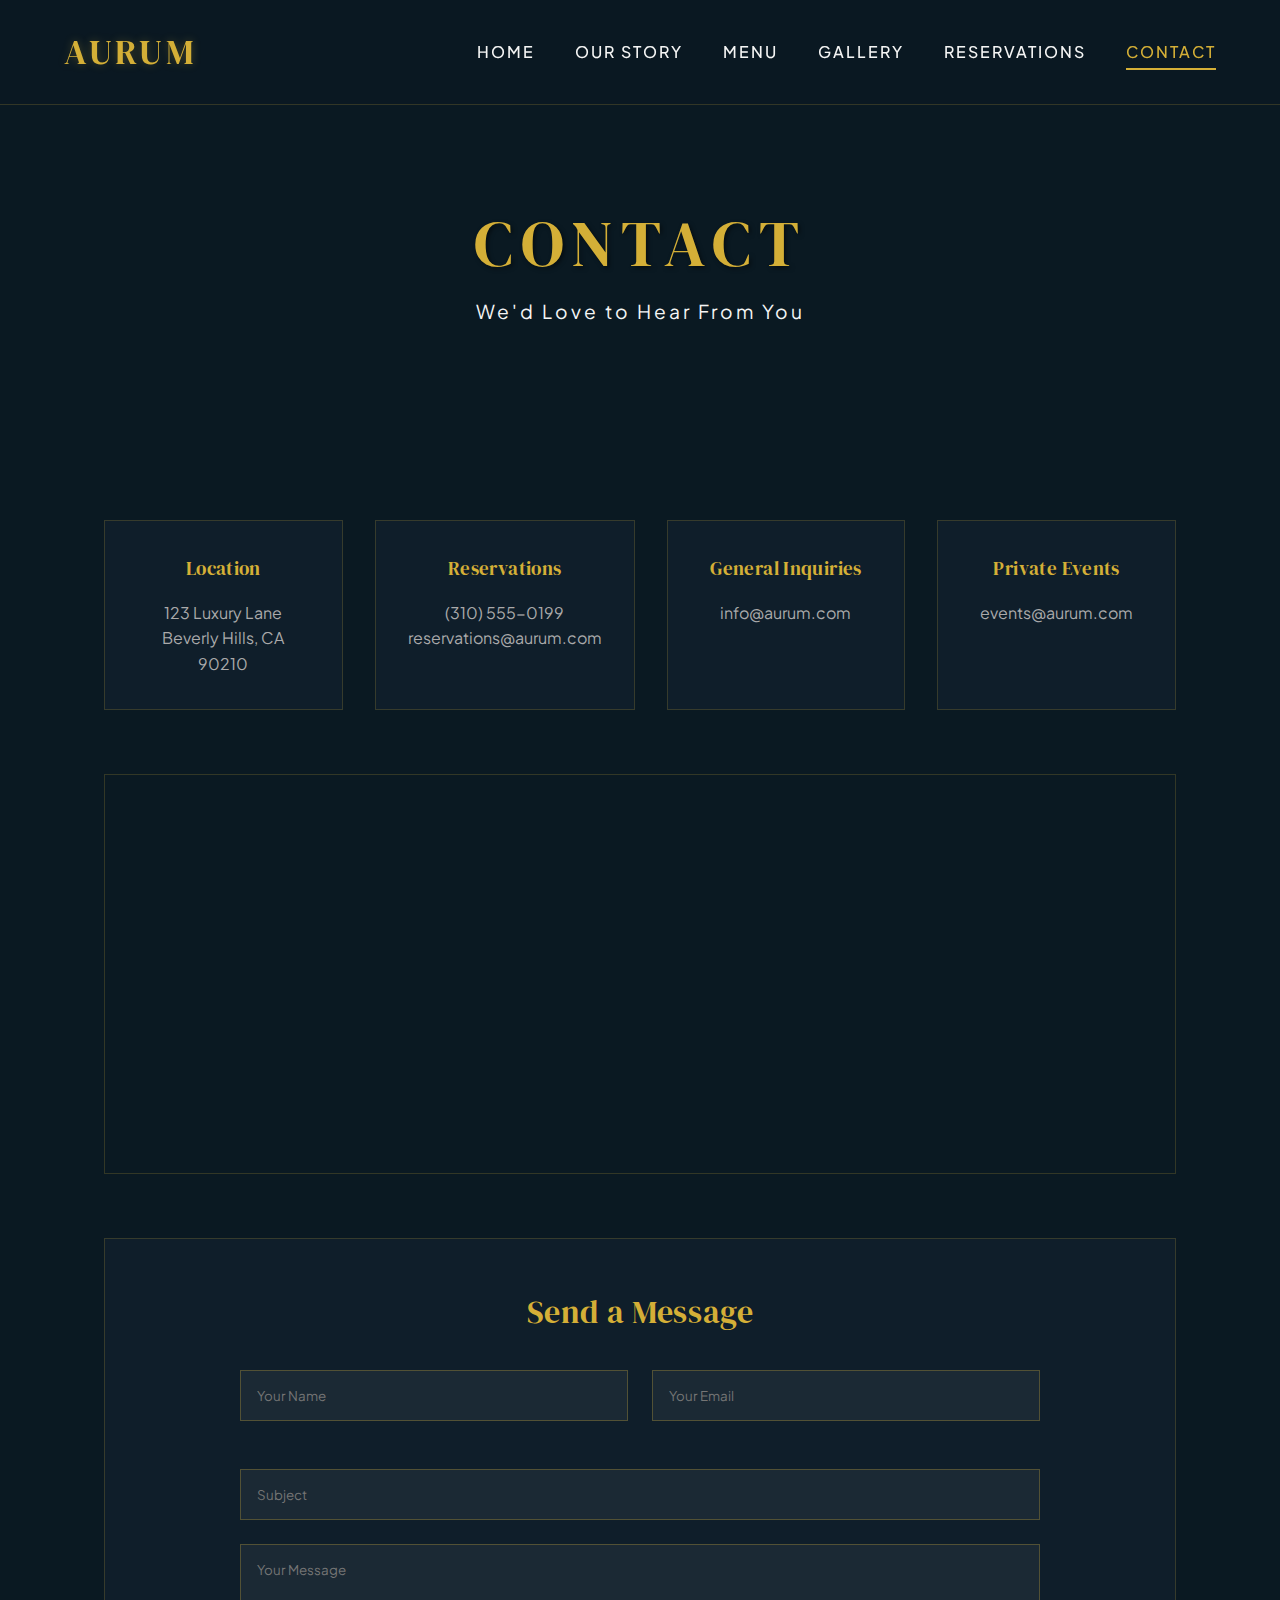
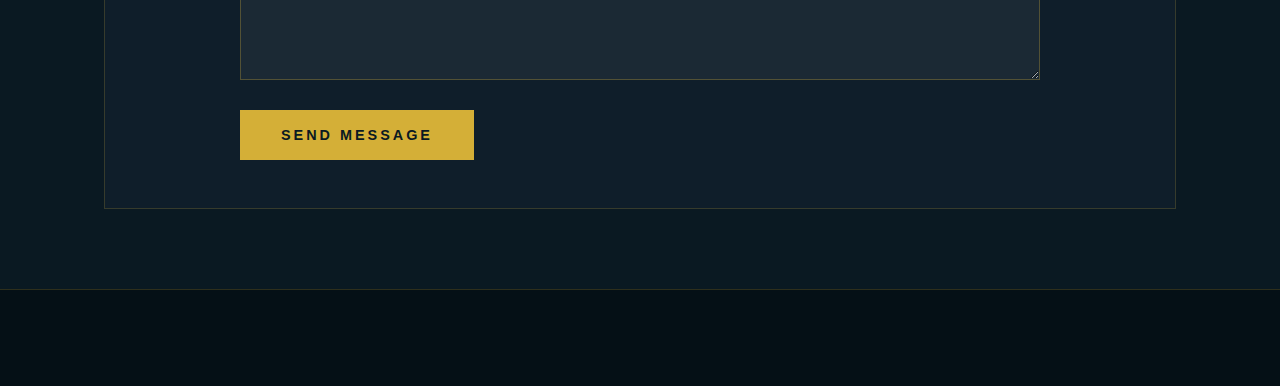
<file: contact.html>
<!DOCTYPE html>
<html lang="en">
<head>
    <meta charset="UTF-8">
    <meta name="viewport" content="width=device-width, initial-scale=1.0">
    <title>AURUM | Contact</title>
    <link rel="stylesheet" href="style-global.css">
    <link rel="stylesheet" href="style-contact.css">
</head>
<body>
    <nav class="navbar">
        <div class="logo">AURUM</div>
        <ul class="nav-links">
            <li><a href="index.html">Home</a></li>
            <li><a href="about.html">Our Story</a></li>
            <li><a href="menu.html">Menu</a></li>
            <li><a href="gallery.html">Gallery</a></li>
            <li><a href="reservations.html">Reservations</a></li>
            <li><a href="contact.html" class="active">Contact</a></li>
        </ul>
    </nav>

    <header class="page-header" style="background-image: url('https://images.pexels.com/photos/317157/pexels-photo-317157.jpeg?auto=compress&cs=tinysrgb&w=1260&h=750&dpr=2')">
        <h1>CONTACT</h1>
        <p>We'd Love to Hear From You</p>
    </header>

    <div class="contact-container">
        <div class="contact-info-section">
            <div class="contact-card">
                <h3>Location</h3>
                <p>123 Luxury Lane<br>Beverly Hills, CA 90210</p>
            </div>
            <div class="contact-card">
                <h3>Reservations</h3>
                <p>(310) 555-0199<br>reservations@aurum.com</p>
            </div>
            <div class="contact-card">
                <h3>General Inquiries</h3>
                <p>info@aurum.com</p>
            </div>
            <div class="contact-card">
                <h3>Private Events</h3>
                <p>events@aurum.com</p>
            </div>
        </div>

        <div class="map-container">
            <iframe src="https://www.google.com/maps/embed?pb=!1m18!1m12!1m3!1d3305.079243497025!2d-118.40067468478266!3d34.07352858060359!2m3!1f0!2f0!3f0!3m2!1i1024!2i768!4f13.1!3m3!1m2!1s0x80c2bc04c6a3b3a9%3A0xc7a5b7e5b7e5b7e5!2sBeverly%20Hills%2C%20CA%2090210!5e0!3m2!1sen!2sus!4v1620000000000!5m2!1sen!2sus" width="100%" height="100%" style="border:0;" allowfullscreen="" loading="lazy"></iframe>
        </div>

        <div class="contact-form-section">
            <h2>Send a Message</h2>
            <form class="contact-form">
                <div class="form-row">
                    <input type="text" placeholder="Your Name" required>
                    <input type="email" placeholder="Your Email" required>
                </div>
                <input type="text" placeholder="Subject">
                <textarea rows="6" placeholder="Your Message" required></textarea>
                <button type="submit" class="btn btn-gold">Send Message</button>
            </form>
        </div>
    </div>

    <footer>
        <!-- Same footer as index.html -->
    </footer>
</body>
</html>
</file>
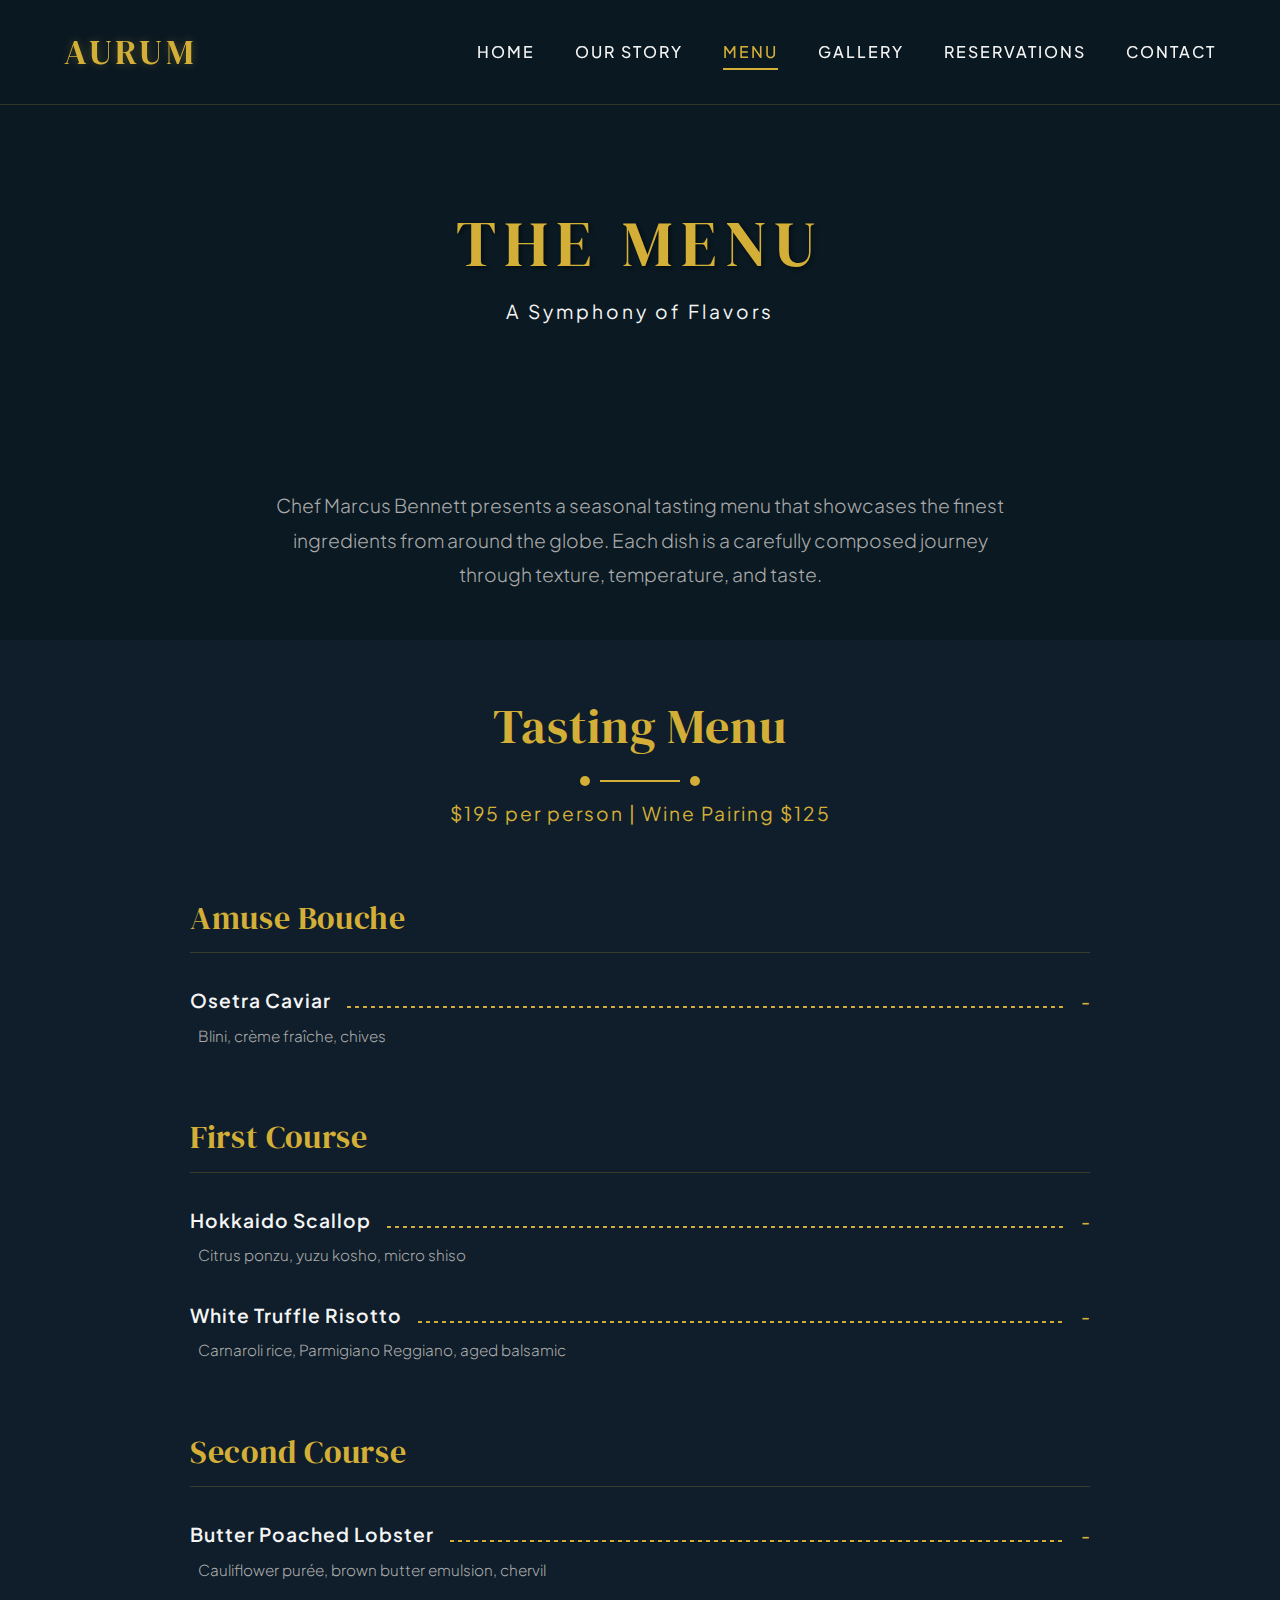
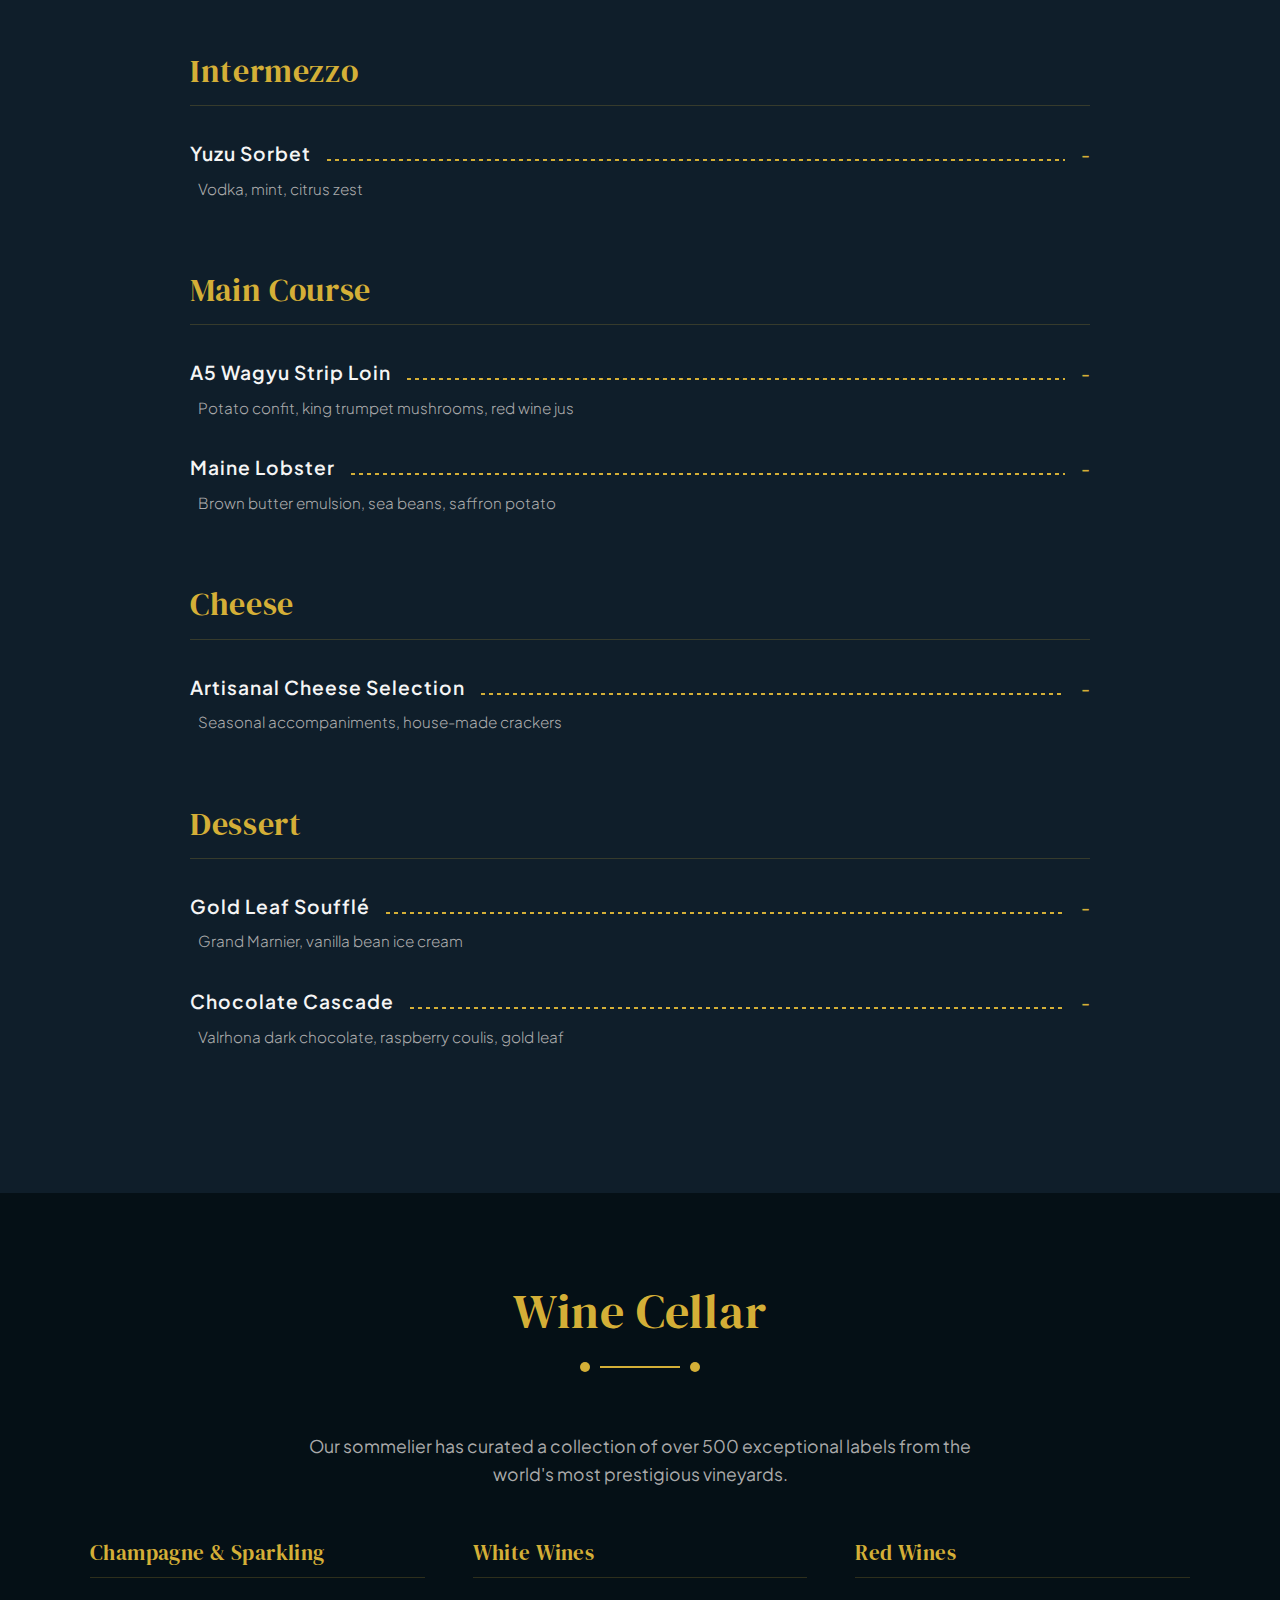
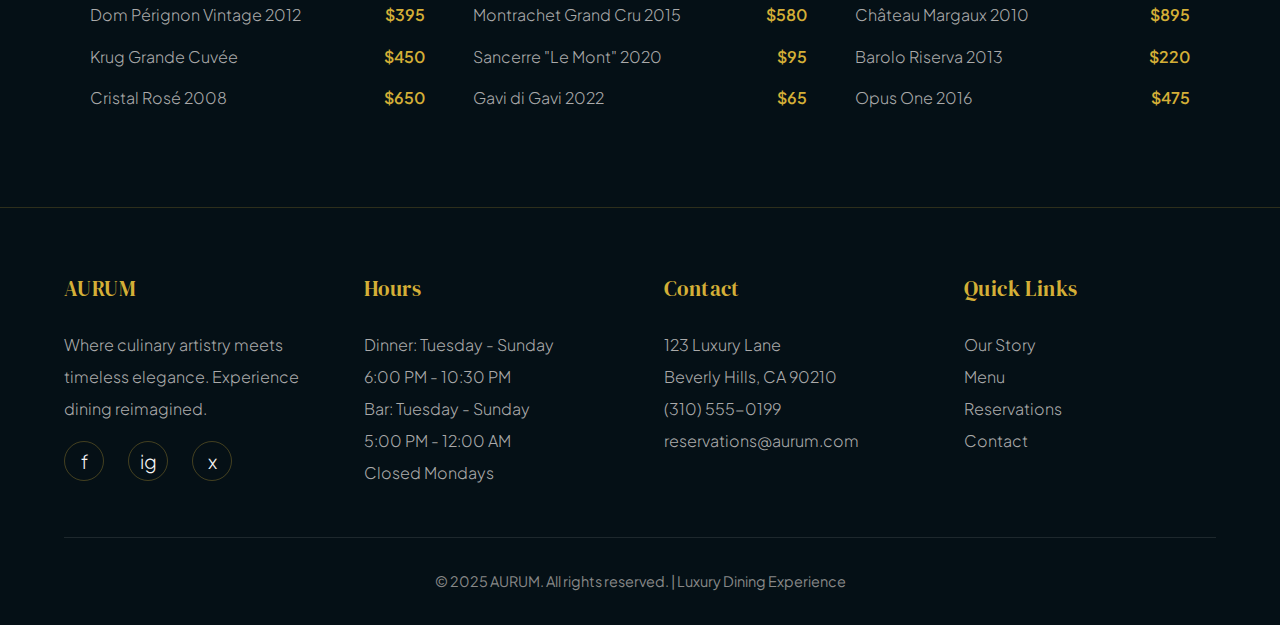
<file: menu.html>
<!DOCTYPE html>
<html lang="en">
<head>
    <meta charset="UTF-8">
    <meta name="viewport" content="width=device-width, initial-scale=1.0">
    <title>AURUM | Culinary Experience</title>
    <link rel="stylesheet" href="style-global.css">
    <link rel="stylesheet" href="style-menu.css">
</head>
<body>
    <nav class="navbar">
        <div class="logo">AURUM</div>
        <ul class="nav-links">
            <li><a href="index.html">Home</a></li>
            <li><a href="about.html">Our Story</a></li>
            <li><a href="menu.html" class="active">Menu</a></li>
            <li><a href="gallery.html">Gallery</a></li>
            <li><a href="reservations.html">Reservations</a></li>
            <li><a href="contact.html">Contact</a></li>
        </ul>
    </nav>

    <header class="page-header" style="background-image: url('https://images.pexels.com/photos/628776/pexels-photo-628776.jpeg?auto=compress&cs=tinysrgb&w=1260&h=750&dpr=2')">
        <h1>THE MENU</h1>
        <p>A Symphony of Flavors</p>
    </header>

    <section class="menu-intro">
        <p>Chef Marcus Bennett presents a seasonal tasting menu that showcases the finest ingredients from around the globe. Each dish is a carefully composed journey through texture, temperature, and taste.</p>
    </section>

    <section class="menu-section">
        <div class="section-title">
            <h2>Tasting Menu</h2>
            <div class="divider"></div>
            <p class="menu-price">$195 per person | Wine Pairing $125</p>
        </div>

        <div class="menu-items">
            <div class="menu-category">
                <h3>Amuse Bouche</h3>
                <div class="menu-item">
                    <div class="item-header">
                        <span class="item-name">Osetra Caviar</span>
                        <span class="item-dots"></span>
                        <span class="item-price">-</span>
                    </div>
                    <p class="item-desc">Blini, crème fraîche, chives</p>
                </div>
            </div>

            <div class="menu-category">
                <h3>First Course</h3>
                <div class="menu-item">
                    <div class="item-header">
                        <span class="item-name">Hokkaido Scallop</span>
                        <span class="item-dots"></span>
                        <span class="item-price">-</span>
                    </div>
                    <p class="item-desc">Citrus ponzu, yuzu kosho, micro shiso</p>
                </div>
                <div class="menu-item">
                    <div class="item-header">
                        <span class="item-name">White Truffle Risotto</span>
                        <span class="item-dots"></span>
                        <span class="item-price">-</span>
                    </div>
                    <p class="item-desc">Carnaroli rice, Parmigiano Reggiano, aged balsamic</p>
                </div>
            </div>

            <div class="menu-category">
                <h3>Second Course</h3>
                <div class="menu-item">
                    <div class="item-header">
                        <span class="item-name">Butter Poached Lobster</span>
                        <span class="item-dots"></span>
                        <span class="item-price">-</span>
                    </div>
                    <p class="item-desc">Cauliflower purée, brown butter emulsion, chervil</p>
                </div>
            </div>

            <div class="menu-category">
                <h3>Intermezzo</h3>
                <div class="menu-item">
                    <div class="item-header">
                        <span class="item-name">Yuzu Sorbet</span>
                        <span class="item-dots"></span>
                        <span class="item-price">-</span>
                    </div>
                    <p class="item-desc">Vodka, mint, citrus zest</p>
                </div>
            </div>

            <div class="menu-category">
                <h3>Main Course</h3>
                <div class="menu-item">
                    <div class="item-header">
                        <span class="item-name">A5 Wagyu Strip Loin</span>
                        <span class="item-dots"></span>
                        <span class="item-price">-</span>
                    </div>
                    <p class="item-desc">Potato confit, king trumpet mushrooms, red wine jus</p>
                </div>
                <div class="menu-item">
                    <div class="item-header">
                        <span class="item-name">Maine Lobster</span>
                        <span class="item-dots"></span>
                        <span class="item-price">-</span>
                    </div>
                    <p class="item-desc">Brown butter emulsion, sea beans, saffron potato</p>
                </div>
            </div>

            <div class="menu-category">
                <h3>Cheese</h3>
                <div class="menu-item">
                    <div class="item-header">
                        <span class="item-name">Artisanal Cheese Selection</span>
                        <span class="item-dots"></span>
                        <span class="item-price">-</span>
                    </div>
                    <p class="item-desc">Seasonal accompaniments, house-made crackers</p>
                </div>
            </div>

            <div class="menu-category">
                <h3>Dessert</h3>
                <div class="menu-item">
                    <div class="item-header">
                        <span class="item-name">Gold Leaf Soufflé</span>
                        <span class="item-dots"></span>
                        <span class="item-price">-</span>
                    </div>
                    <p class="item-desc">Grand Marnier, vanilla bean ice cream</p>
                </div>
                <div class="menu-item">
                    <div class="item-header">
                        <span class="item-name">Chocolate Cascade</span>
                        <span class="item-dots"></span>
                        <span class="item-price">-</span>
                    </div>
                    <p class="item-desc">Valrhona dark chocolate, raspberry coulis, gold leaf</p>
                </div>
            </div>
        </div>
    </section>

    <section class="wine-list">
        <div class="section-title">
            <h2>Wine Cellar</h2>
            <div class="divider"></div>
        </div>
        <p class="wine-intro">Our sommelier has curated a collection of over 500 exceptional labels from the world's most prestigious vineyards.</p>
        
        <div class="wine-grid">
            <div class="wine-category">
                <h3>Champagne & Sparkling</h3>
                <div class="wine-item"><span>Dom Pérignon Vintage 2012</span> <span>$395</span></div>
                <div class="wine-item"><span>Krug Grande Cuvée</span> <span>$450</span></div>
                <div class="wine-item"><span>Cristal Rosé 2008</span> <span>$650</span></div>
            </div>
            <div class="wine-category">
                <h3>White Wines</h3>
                <div class="wine-item"><span>Montrachet Grand Cru 2015</span> <span>$580</span></div>
                <div class="wine-item"><span>Sancerre "Le Mont" 2020</span> <span>$95</span></div>
                <div class="wine-item"><span>Gavi di Gavi 2022</span> <span>$65</span></div>
            </div>
            <div class="wine-category">
                <h3>Red Wines</h3>
                <div class="wine-item"><span>Château Margaux 2010</span> <span>$895</span></div>
                <div class="wine-item"><span>Barolo Riserva 2013</span> <span>$220</span></div>
                <div class="wine-item"><span>Opus One 2016</span> <span>$475</span></div>
            </div>
        </div>
    </section>

    <footer>
        <!-- Same footer as index.html -->
        <div class="footer-content">
            <div class="footer-col">
                <h3>AURUM</h3>
                <p>Where culinary artistry meets timeless elegance. Experience dining reimagined.</p>
                <div class="social-links">
                    <a href="#">f</a>
                    <a href="#">ig</a>
                    <a href="#">x</a>
                </div>
            </div>
            <div class="footer-col">
                <h3>Hours</h3>
                <p>Dinner: Tuesday - Sunday<br>6:00 PM - 10:30 PM</p>
                <p>Bar: Tuesday - Sunday<br>5:00 PM - 12:00 AM</p>
                <p>Closed Mondays</p>
            </div>
            <div class="footer-col">
                <h3>Contact</h3>
                <p>123 Luxury Lane<br>Beverly Hills, CA 90210</p>
                <p>(310) 555-0199</p>
                <p>reservations@aurum.com</p>
            </div>
            <div class="footer-col">
                <h3>Quick Links</h3>
                <a href="about.html">Our Story</a>
                <a href="menu.html">Menu</a>
                <a href="reservations.html">Reservations</a>
                <a href="contact.html">Contact</a>
            </div>
        </div>
        <div class="copyright">
            <p>© 2025 AURUM. All rights reserved. | Luxury Dining Experience</p>
        </div>
    </footer>
</body>
</html>
</file>
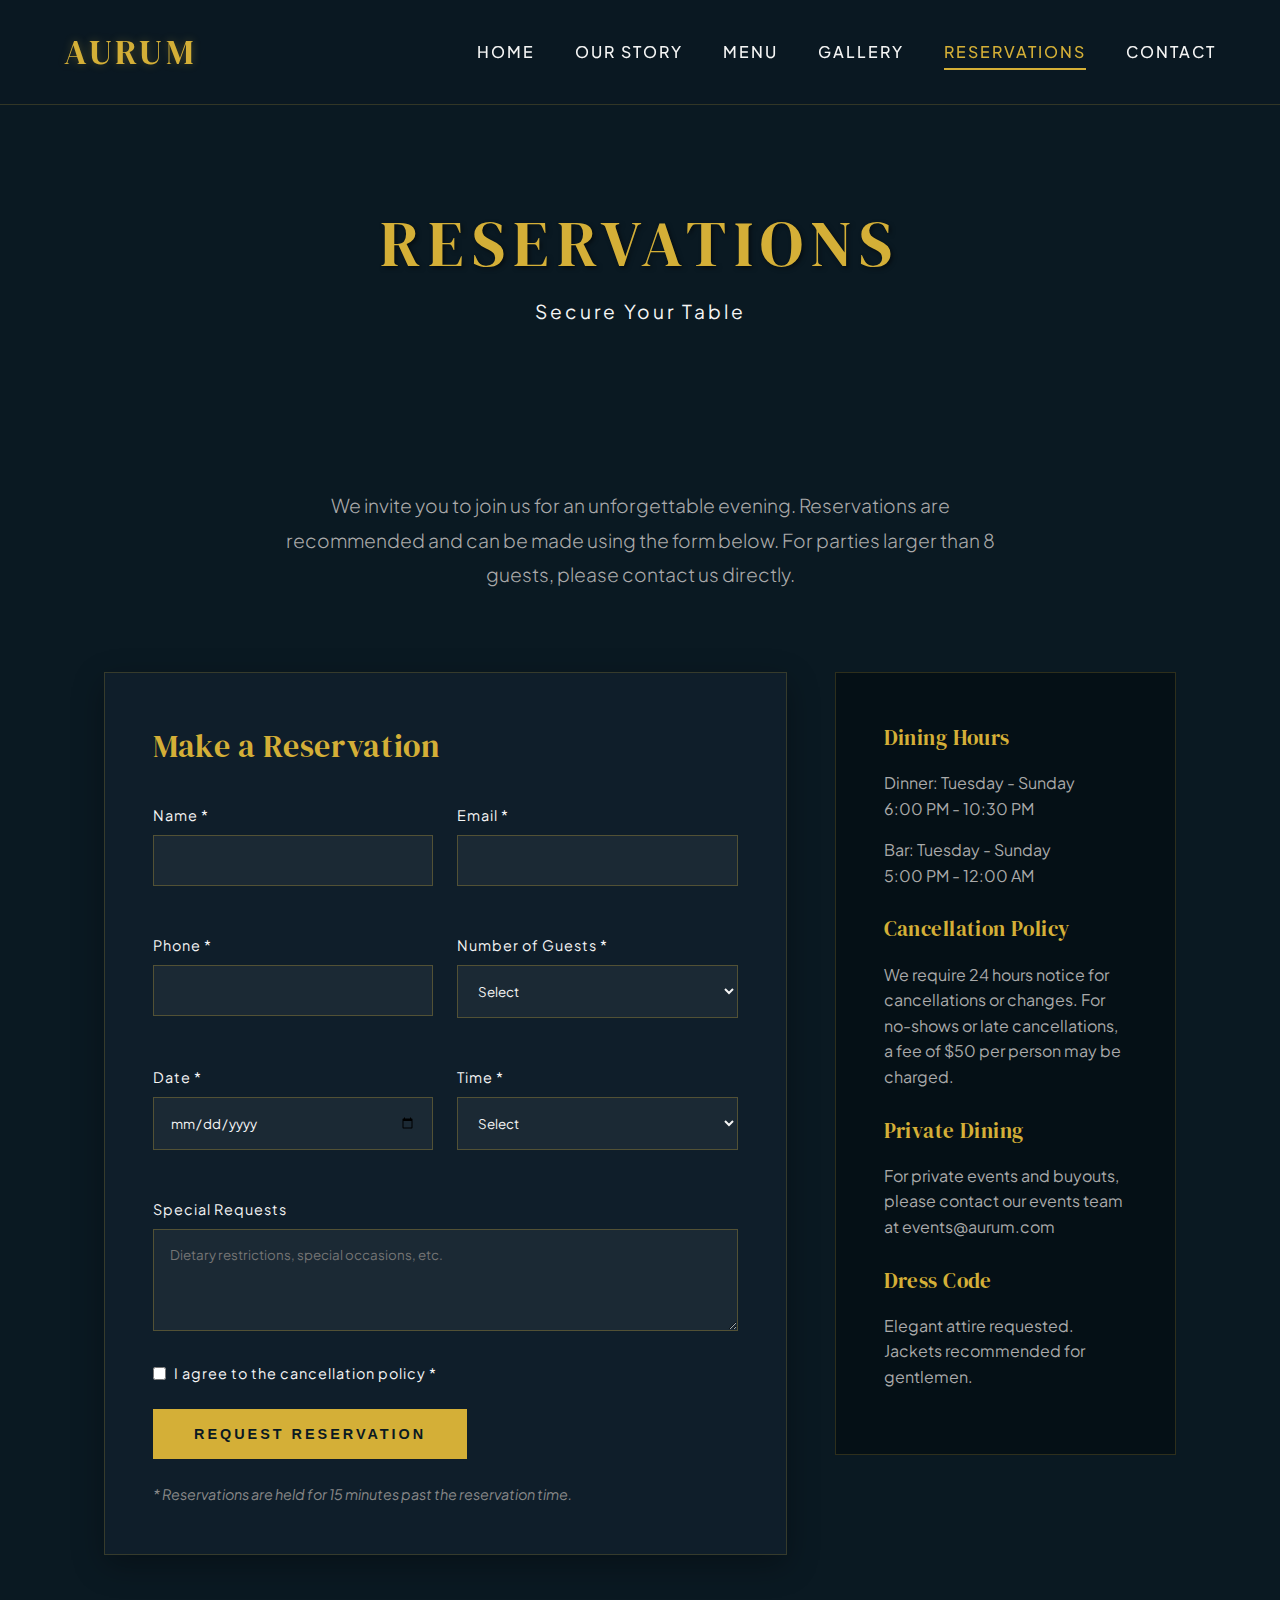
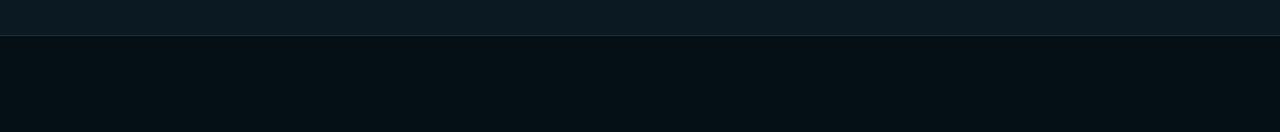
<file: reservations.html>
<!DOCTYPE html>
<html lang="en">
<head>
    <meta charset="UTF-8">
    <meta name="viewport" content="width=device-width, initial-scale=1.0">
    <title>AURUM | Reservations</title>
    <link rel="stylesheet" href="style-global.css">
    <link rel="stylesheet" href="style-reservations.css">
</head>
<body>
    <nav class="navbar">
        <div class="logo">AURUM</div>
        <ul class="nav-links">
            <li><a href="index.html">Home</a></li>
            <li><a href="about.html">Our Story</a></li>
            <li><a href="menu.html">Menu</a></li>
            <li><a href="gallery.html">Gallery</a></li>
            <li><a href="reservations.html" class="active">Reservations</a></li>
            <li><a href="contact.html">Contact</a></li>
        </ul>
    </nav>

    <header class="page-header" style="background-image: url('https://images.pexels.com/photos/628751/pexels-photo-628751.jpeg?auto=compress&cs=tinysrgb&w=1260&h=750&dpr=2')">
        <h1>RESERVATIONS</h1>
        <p>Secure Your Table</p>
    </header>

    <section class="reservation-intro">
        <p>We invite you to join us for an unforgettable evening. Reservations are recommended and can be made using the form below. For parties larger than 8 guests, please contact us directly.</p>
    </section>

    <div class="reservation-container">
        <div class="reservation-form">
            <h2>Make a Reservation</h2>
            <form>
                <div class="form-row">
                    <div class="form-group">
                        <label for="name">Name *</label>
                        <input type="text" id="name" required>
                    </div>
                    <div class="form-group">
                        <label for="email">Email *</label>
                        <input type="email" id="email" required>
                    </div>
                </div>
                <div class="form-row">
                    <div class="form-group">
                        <label for="phone">Phone *</label>
                        <input type="tel" id="phone" required>
                    </div>
                    <div class="form-group">
                        <label for="guests">Number of Guests *</label>
                        <select id="guests" required>
                            <option value="">Select</option>
                            <option value="1">1 Guest</option>
                            <option value="2">2 Guests</option>
                            <option value="3">3 Guests</option>
                            <option value="4">4 Guests</option>
                            <option value="5">5 Guests</option>
                            <option value="6">6 Guests</option>
                            <option value="7">7 Guests</option>
                            <option value="8">8 Guests</option>
                        </select>
                    </div>
                </div>
                <div class="form-row">
                    <div class="form-group">
                        <label for="date">Date *</label>
                        <input type="date" id="date" required>
                    </div>
                    <div class="form-group">
                        <label for="time">Time *</label>
                        <select id="time" required>
                            <option value="">Select</option>
                            <option value="17:30">5:30 PM</option>
                            <option value="18:00">6:00 PM</option>
                            <option value="18:30">6:30 PM</option>
                            <option value="19:00">7:00 PM</option>
                            <option value="19:30">7:30 PM</option>
                            <option value="20:00">8:00 PM</option>
                            <option value="20:30">8:30 PM</option>
                            <option value="21:00">9:00 PM</option>
                        </select>
                    </div>
                </div>
                <div class="form-group">
                    <label for="special">Special Requests</label>
                    <textarea id="special" rows="4" placeholder="Dietary restrictions, special occasions, etc."></textarea>
                </div>
                <div class="form-group checkbox">
                    <input type="checkbox" id="policy" required>
                    <label for="policy">I agree to the cancellation policy *</label>
                </div>
                <button type="submit" class="btn btn-gold">Request Reservation</button>
            </form>
            <p class="form-note">* Reservations are held for 15 minutes past the reservation time.</p>
        </div>
        <div class="reservation-info">
            <h3>Dining Hours</h3>
            <p>Dinner: Tuesday - Sunday<br>6:00 PM - 10:30 PM</p>
            <p>Bar: Tuesday - Sunday<br>5:00 PM - 12:00 AM</p>
            
            <h3>Cancellation Policy</h3>
            <p>We require 24 hours notice for cancellations or changes. For no-shows or late cancellations, a fee of $50 per person may be charged.</p>
            
            <h3>Private Dining</h3>
            <p>For private events and buyouts, please contact our events team at events@aurum.com</p>
            
            <h3>Dress Code</h3>
            <p>Elegant attire requested. Jackets recommended for gentlemen.</p>
        </div>
    </div>

    <footer>
        <!-- Same footer as index.html -->
    </footer>
</body>
</html>
</file>
<file: style-contact.css>
/* ===== CONTACT CONTAINER ===== */
.contact-container {
    padding: 5rem 5%;
    max-width: 1200px;
    margin: 0 auto;
}

/* ===== CONTACT INFO SECTION ===== */
.contact-info-section {
    display: grid;
    grid-template-columns: repeat(4, 1fr);
    gap: 2rem;
    margin-bottom: 4rem;
}

.contact-card {
    text-align: center;
    padding: 2rem;
    background: #0f1e2a;
    border: 1px solid rgba(212, 175, 55, 0.2);
    transition: all 0.3s ease;
}

.contact-card:hover {
    border-color: #d4af37;
    transform: translateY(-5px);
}

.contact-card h3 {
    color: #d4af37;
    margin-bottom: 1rem;
    font-size: 1.2rem;
}

.contact-card p {
    color: #aaa;
    line-height: 1.6;
}

/* ===== MAP ===== */
.map-container {
    height: 400px;
    margin-bottom: 4rem;
    border: 1px solid rgba(212, 175, 55, 0.2);
}

.map-container iframe {
    filter: grayscale(100%) invert(90%) contrast(120%);
}

/* ===== CONTACT FORM SECTION ===== */
.contact-form-section {
    background: #0f1e2a;
    padding: 3rem;
    border: 1px solid rgba(212, 175, 55, 0.2);
}

.contact-form-section h2 {
    color: #d4af37;
    margin-bottom: 2rem;
    font-size: 2rem;
    text-align: center;
}

.contact-form {
    max-width: 800px;
    margin: 0 auto;
}

.contact-form .form-row {
    display: grid;
    grid-template-columns: 1fr 1fr;
    gap: 1.5rem;
    margin-bottom: 1.5rem;
}

.contact-form input,
.contact-form textarea {
    width: 100%;
    padding: 1rem;
    margin-bottom: 1.5rem;
    background: rgba(255,255,255,0.05);
    border: 1px solid rgba(212, 175, 55, 0.3);
    color: #f5f5f5;
    font-family: 'Plus Jakarta Sans', sans-serif;
    transition: all 0.3s ease;
}

.contact-form input:focus,
.contact-form textarea:focus {
    outline: none;
    border-color: #d4af37;
    background: rgba(212, 175, 55, 0.1);
}

/* ===== RESPONSIVE ===== */
@media (max-width: 1024px) {
    .contact-info-section {
        grid-template-columns: repeat(2, 1fr);
    }
}

@media (max-width: 768px) {
    .contact-info-section {
        grid-template-columns: 1fr;
    }
    
    .contact-form .form-row {
        grid-template-columns: 1fr;
        gap: 0;
    }
    
    .contact-form-section {
        padding: 2rem;
    }
}
</file>
<file: style-menu.css>
/* ===== MENU INTRO ===== */
.menu-intro {
    max-width: 800px;
    margin: 3rem auto;
    padding: 0 2rem;
    text-align: center;
    color: #aaa;
    font-size: 1.2rem;
    font-weight: 300;
    line-height: 1.8;
}

.menu-section {
    padding: 3rem 5% 5rem;
    background: #0f1e2a;
}

.menu-price {
    color: #d4af37;
    margin-top: 1rem;
    font-size: 1.2rem;
    letter-spacing: 2px;
}

.menu-items {
    max-width: 900px;
    margin: 3rem auto;
}

.menu-category {
    margin-bottom: 4rem;
}

.menu-category h3 {
    font-size: 2rem;
    color: #d4af37;
    margin-bottom: 2rem;
    font-family: 'DM Serif Display', serif;
    border-bottom: 1px solid rgba(212, 175, 55, 0.2);
    padding-bottom: 0.5rem;
}

.menu-item {
    margin-bottom: 2rem;
}

.item-header {
    display: flex;
    align-items: baseline;
    margin-bottom: 0.5rem;
}

.item-name {
    font-size: 1.2rem;
    font-weight: 600;
    color: #f5f5f5;
    letter-spacing: 1px;
    white-space: nowrap;
}

.item-dots {
    flex: 1;
    height: 2px;
    background: repeating-linear-gradient(90deg, #d4af37 0px, #d4af37 4px, transparent 4px, transparent 8px);
    margin: 0 1rem;
}

.item-price {
    color: #d4af37;
    font-weight: 600;
    white-space: nowrap;
}

.item-desc {
    color: #aaa;
    font-size: 0.95rem;
    font-weight: 300;
    margin-left: 0.5rem;
}

/* ===== WINE LIST ===== */
.wine-list {
    padding: 5rem 5%;
    background: #051016;
}

.wine-intro {
    text-align: center;
    max-width: 700px;
    margin: 0 auto 3rem;
    color: #aaa;
    font-size: 1.1rem;
}

.wine-grid {
    display: grid;
    grid-template-columns: repeat(3, 1fr);
    gap: 3rem;
    max-width: 1100px;
    margin: 0 auto;
}

.wine-category h3 {
    color: #d4af37;
    margin-bottom: 1.5rem;
    font-size: 1.3rem;
    border-bottom: 1px solid rgba(212, 175, 55, 0.2);
    padding-bottom: 0.5rem;
}

.wine-item {
    display: flex;
    justify-content: space-between;
    margin-bottom: 1rem;
    color: #aaa;
    font-weight: 300;
}

.wine-item span:last-child {
    color: #d4af37;
    font-weight: 600;
}

@media (max-width: 768px) {
    .wine-grid {
        grid-template-columns: 1fr;
    }
    
    .item-header {
        flex-wrap: wrap;
    }
    
    .item-dots {
        display: none;
    }
    
    .item-name, .item-price {
        width: 100%;
    }
    
    .item-price {
        margin-top: 0.25rem;
    }
}
</file>
<file: style-reservations.css>
/* ===== RESERVATIONS INTRO ===== */
.reservation-intro {
    max-width: 800px;
    margin: 3rem auto;
    padding: 0 2rem;
    text-align: center;
    color: #aaa;
    font-size: 1.2rem;
    font-weight: 300;
    line-height: 1.8;
}

/* ===== RESERVATION CONTAINER ===== */
.reservation-container {
    display: grid;
    grid-template-columns: 2fr 1fr;
    gap: 3rem;
    padding: 2rem 5% 5rem;
    max-width: 1200px;
    margin: 0 auto;
}

/* ===== RESERVATION FORM ===== */
.reservation-form {
    background: #0f1e2a;
    padding: 3rem;
    border: 1px solid rgba(212, 175, 55, 0.2);
    box-shadow: 0 10px 30px rgba(0,0,0,0.3);
}

.reservation-form h2 {
    color: #d4af37;
    margin-bottom: 2rem;
    font-size: 2rem;
}

.form-row {
    display: grid;
    grid-template-columns: 1fr 1fr;
    gap: 1.5rem;
    margin-bottom: 1.5rem;
}

.form-group {
    margin-bottom: 1.5rem;
}

.form-group label {
    display: block;
    margin-bottom: 0.5rem;
    color: #f5f5f5;
    font-size: 0.9rem;
    letter-spacing: 1px;
}

.form-group input,
.form-group select,
.form-group textarea {
    width: 100%;
    padding: 1rem;
    background: rgba(255,255,255,0.05);
    border: 1px solid rgba(212, 175, 55, 0.3);
    color: #f5f5f5;
    font-family: 'Plus Jakarta Sans', sans-serif;
    transition: all 0.3s ease;
}

.form-group input:focus,
.form-group select:focus,
.form-group textarea:focus {
    outline: none;
    border-color: #d4af37;
    background: rgba(212, 175, 55, 0.1);
}

.form-group.checkbox {
    display: flex;
    align-items: center;
    gap: 0.5rem;
}

.form-group.checkbox input {
    width: auto;
}

.form-group.checkbox label {
    margin-bottom: 0;
}

.form-note {
    margin-top: 1.5rem;
    color: #888;
    font-size: 0.9rem;
    font-style: italic;
}

/* ===== RESERVATION INFO ===== */
.reservation-info {
    background: #051016;
    padding: 3rem;
    border: 1px solid rgba(212, 175, 55, 0.2);
    height: fit-content;
}

.reservation-info h3 {
    color: #d4af37;
    margin: 1.5rem 0 1rem;
    font-size: 1.3rem;
}

.reservation-info h3:first-child {
    margin-top: 0;
}

.reservation-info p {
    color: #aaa;
    margin-bottom: 1rem;
    line-height: 1.6;
}

/* ===== RESPONSIVE ===== */
@media (max-width: 768px) {
    .reservation-container {
        grid-template-columns: 1fr;
    }
    
    .form-row {
        grid-template-columns: 1fr;
        gap: 0;
    }
    
    .reservation-form {
        padding: 2rem;
    }
}
</file>
<file: style-global.css>
@import url('https://fonts.googleapis.com/css2?family=Plus+Jakarta+Sans:wght@300;400;500;600;700&family=DM+Serif+Display:ital@0;1&display=swap');

/* ===== RESET & GLOBAL ===== */
* {
    margin: 0;
    padding: 0;
    box-sizing: border-box;
}

body {
    font-family: 'Plus Jakarta Sans', sans-serif;
    background-color: #0a1922; /* Deep navy */
    color: #f5f5f5;
    line-height: 1.6;
    overflow-x: hidden;
}

h1, h2, h3, h4, h5, h6 {
    font-family: 'DM Serif Display', serif;
    font-weight: 400;
    letter-spacing: 0.02em;
}

a {
    text-decoration: none;
    color: inherit;
    transition: all 0.3s ease;
}

/* ===== NAVBAR ===== */
.navbar {
    position: fixed;
    top: 0;
    left: 0;
    width: 100%;
    display: flex;
    justify-content: space-between;
    align-items: center;
    padding: 1.5rem 5%;
    background: rgba(10, 25, 34, 0.85);
    backdrop-filter: blur(10px);
    -webkit-backdrop-filter: blur(10px);
    border-bottom: 1px solid rgba(212, 175, 55, 0.2); /* Gold with opacity */
    z-index: 1000;
    transition: all 0.3s ease;
}

.logo {
    font-family: 'DM Serif Display', serif;
    font-size: 2.2rem;
    font-weight: 400;
    color: #d4af37; /* Gold */
    letter-spacing: 4px;
    text-transform: uppercase;
    text-shadow: 0 0 10px rgba(212, 175, 55, 0.3);
}

.nav-links {
    display: flex;
    gap: 2.5rem;
    list-style: none;
}

.nav-links a {
    font-weight: 500;
    font-size: 1rem;
    text-transform: uppercase;
    letter-spacing: 2px;
    color: #f5f5f5;
    position: relative;
    padding: 0.5rem 0;
}

.nav-links a::after {
    content: '';
    position: absolute;
    bottom: 0;
    left: 0;
    width: 0;
    height: 2px;
    background: #d4af37;
    transition: width 0.3s ease;
}

.nav-links a:hover::after,
.nav-links a.active::after {
    width: 100%;
}

.nav-links a.active {
    color: #d4af37;
}

/* ===== FOOTER ===== */
footer {
    background: #051016;
    padding: 4rem 5% 2rem;
    border-top: 1px solid rgba(212, 175, 55, 0.2);
}

.footer-content {
    display: grid;
    grid-template-columns: repeat(auto-fit, minmax(250px, 1fr));
    gap: 3rem;
    margin-bottom: 3rem;
}

.footer-col h3 {
    color: #d4af37;
    margin-bottom: 1.5rem;
    font-size: 1.3rem;
}

.footer-col p, .footer-col a {
    color: #aaa;
    font-weight: 300;
    line-height: 2;
    display: block;
}

.footer-col a:hover {
    color: #d4af37;
    padding-left: 5px;
}

.social-links {
    display: flex;
    gap: 1.5rem;
    margin-top: 1rem;
}

.social-links a {
    color: #f5f5f5;
    font-size: 1.2rem;
    border: 1px solid rgba(212, 175, 55, 0.3);
    width: 40px;
    height: 40px;
    display: flex;
    align-items: center;
    justify-content: center;
    border-radius: 50%;
    transition: all 0.3s;
}

.social-links a:hover {
    background: #d4af37;
    color: #0a1922;
    border-color: #d4af37;
    transform: translateY(-3px);
}

.copyright {
    text-align: center;
    padding-top: 2rem;
    border-top: 1px solid rgba(255,255,255,0.1);
    color: #888;
    font-size: 0.9rem;
}

/* ===== PAGE HEADER ===== */
.page-header {
    height: 40vh;
    min-height: 300px;
    background-size: cover;
    background-position: center;
    background-attachment: fixed;
    display: flex;
    flex-direction: column;
    align-items: center;
    justify-content: center;
    text-align: center;
    position: relative;
    margin-top: 80px;
}

.page-header::before {
    content: '';
    position: absolute;
    top: 0;
    left: 0;
    width: 100%;
    height: 100%;
    background: rgba(10, 25, 34, 0.7);
}

.page-header h1 {
    font-size: 4rem;
    color: #d4af37;
    position: relative;
    z-index: 2;
    text-shadow: 2px 2px 4px rgba(0,0,0,0.5);
    letter-spacing: 8px;
}

.page-header p {
    font-size: 1.2rem;
    position: relative;
    z-index: 2;
    color: #f5f5f5;
    letter-spacing: 3px;
}

/* ===== BUTTONS ===== */
.btn {
    display: inline-block;
    padding: 1rem 2.5rem;
    background: transparent;
    color: #d4af37;
    border: 1px solid #d4af37;
    font-weight: 600;
    text-transform: uppercase;
    letter-spacing: 3px;
    transition: all 0.3s;
    cursor: pointer;
    font-size: 0.9rem;
}

.btn:hover {
    background: #d4af37;
    color: #0a1922;
    box-shadow: 0 5px 20px rgba(212, 175, 55, 0.3);
}

.btn-gold {
    background: #d4af37;
    color: #0a1922;
}

.btn-gold:hover {
    background: transparent;
    color: #d4af37;
}

/* ===== SECTION TITLES ===== */
.section-title {
    text-align: center;
    margin-bottom: 4rem;
}

.section-title h2 {
    font-size: 3rem;
    color: #d4af37;
    margin-bottom: 1rem;
}

.section-title .divider {
    width: 80px;
    height: 2px;
    background: #d4af37;
    margin: 0 auto;
    position: relative;
}

.section-title .divider::before,
.section-title .divider::after {
    content: '';
    position: absolute;
    width: 10px;
    height: 10px;
    background: #d4af37;
    border-radius: 50%;
    top: 50%;
    transform: translateY(-50%);
}

.section-title .divider::before {
    left: -20px;
}

.section-title .divider::after {
    right: -20px;
}
</file>
